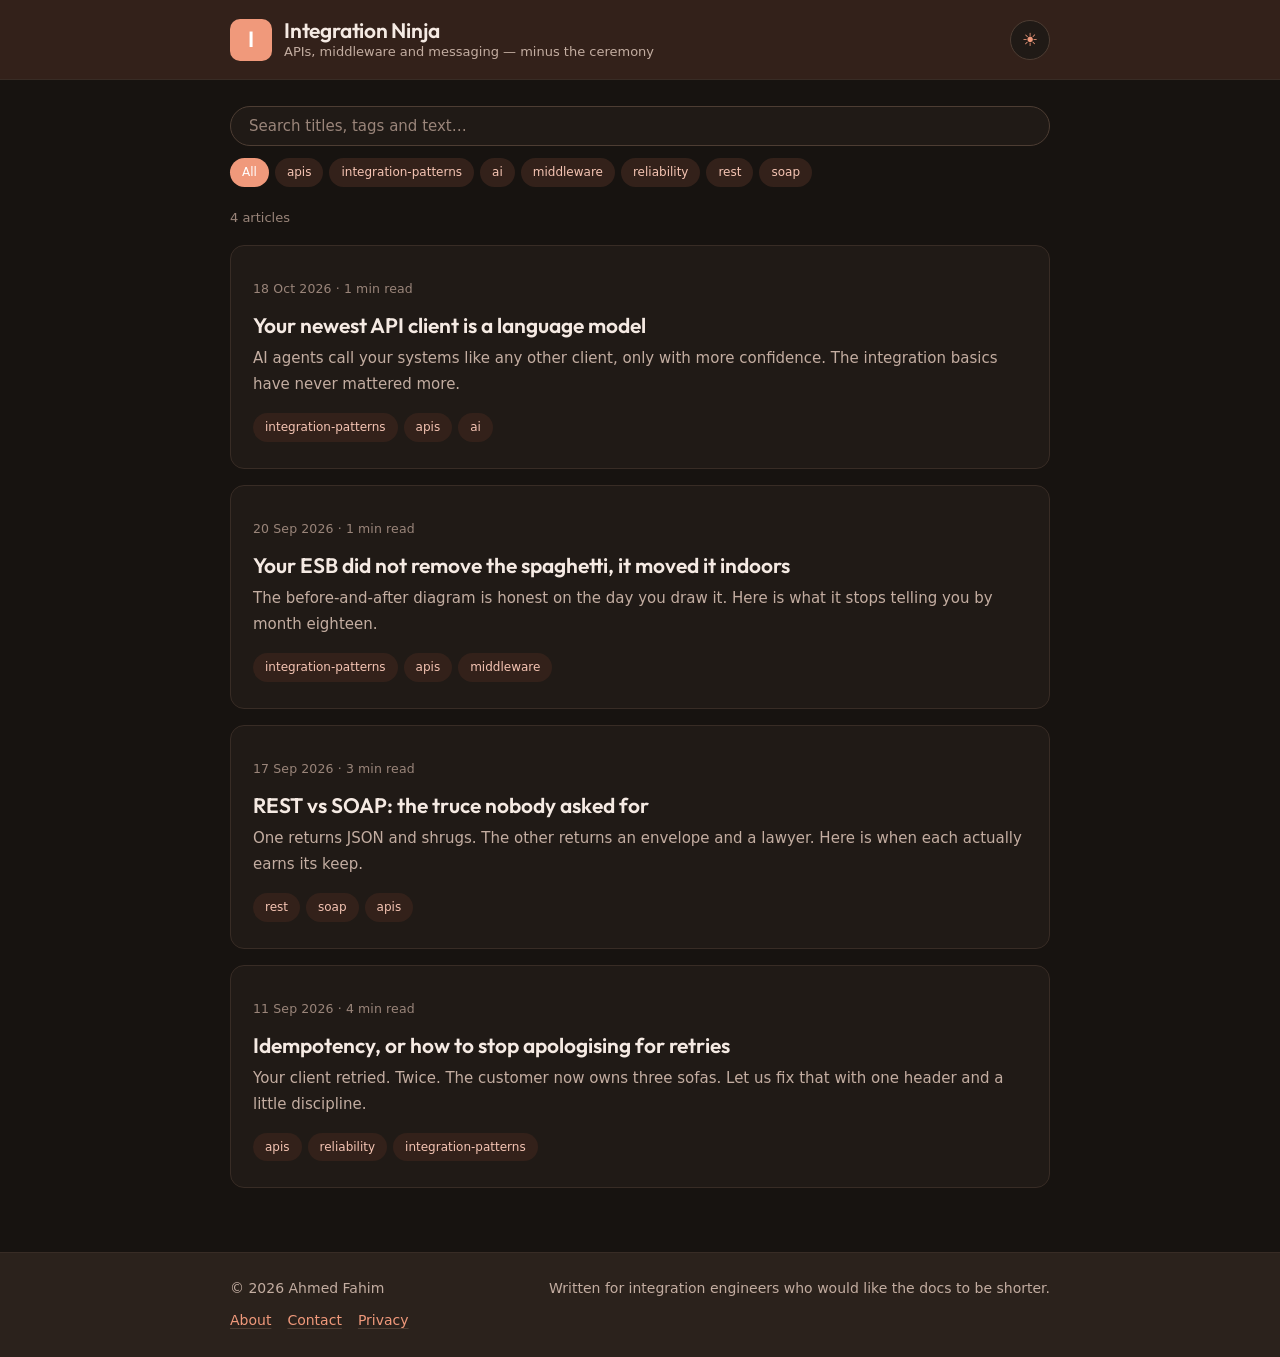
<file: index.html>
<!DOCTYPE html>
<html lang="en" data-theme="light">
<head>
<meta charset="utf-8">
<meta name="viewport" content="width=device-width, initial-scale=1">
<title>Integration Ninja</title>
<meta name="description" content="APIs, middleware and messaging explained simply, for integration engineers.">
<!-- Render-blocking on purpose: the theme is resolved before paint, so the page
     never flashes the wrong colours. If either file fails to load, the
     data-theme="light" already on <html> stands. -->
<script src="assets/js/config.js"></script>
<script src="assets/js/lib/theme.js"></script>
<link rel="preconnect" href="https://fonts.googleapis.com">
<link rel="preconnect" href="https://fonts.gstatic.com" crossorigin>
<link rel="stylesheet" href="https://fonts.googleapis.com/css2?family=Outfit:wght@500;600&display=swap">
<link rel="stylesheet" href="assets/css/main.css">
</head>
<body>

<a class="skip-link" href="#main">Skip to content</a>

<header class="site-header">
  <div class="site-header__inner shell">
    <a class="brand" href="index.html">
      <span class="brand__mark" aria-hidden="true">I</span>
      <span>
        <span class="brand__title">Integration Ninja</span>
        <span class="brand__tagline"></span>
      </span>
    </a>
    <button type="button" class="theme-toggle" aria-label="Switch theme">☾</button>
  </div>
</header>

<main id="main" class="shell">
  <h1 class="visually-hidden">Articles</h1>

  <div class="filters">
    <form class="search" role="search">
      <label class="visually-hidden" for="q">Search articles</label>
      <input type="search" id="q" class="search__input" placeholder="Search titles, tags and text…" autocomplete="off">
      <button type="button" id="q-clear" class="search__clear" aria-label="Clear search" hidden>×</button>
    </form>
    <div id="tagbar" class="tagbar"></div>
  </div>

  <p id="result-count" class="result-count" aria-live="polite"></p>

  <ul id="feed" class="feed">
    <li class="state">Loading articles…</li>
  </ul>

  <nav id="pager" class="pager" aria-label="Pagination"></nav>
</main>

<footer class="site-footer">
  <div class="site-footer__inner shell">
    <span>© <span class="footer-year"></span> <span class="footer-author"></span></span>
    <span>Written for integration engineers who would like the docs to be shorter.</span>
    <nav class="site-footer__nav" aria-label="Site">
      <a href="about.html">About</a>
      <a href="contact.html">Contact</a>
      <a href="privacy.html">Privacy</a>
    </nav>
  </div>
</footer>

<script src="https://cdnjs.cloudflare.com/ajax/libs/jquery/3.7.1/jquery.min.js" integrity="sha512-v2CJ7UaYy4JwqLDIrZUI/4hqeoQieOmAZNXBeQyjo21dadnwR+8ZaIJVT8EE2iyI61OV8e6M8PP2/4hpQINQ/g==" crossorigin="anonymous" referrerpolicy="no-referrer"></script>
<script src="assets/js/lib/frontmatter.js"></script>
<script src="assets/js/lib/format.js"></script>
<script src="assets/js/lib/store.js"></script>
<script src="assets/js/lib/search.js"></script>
<script src="assets/js/ui.js"></script>
<script src="assets/js/home.js"></script>

</body>
</html>
</file>
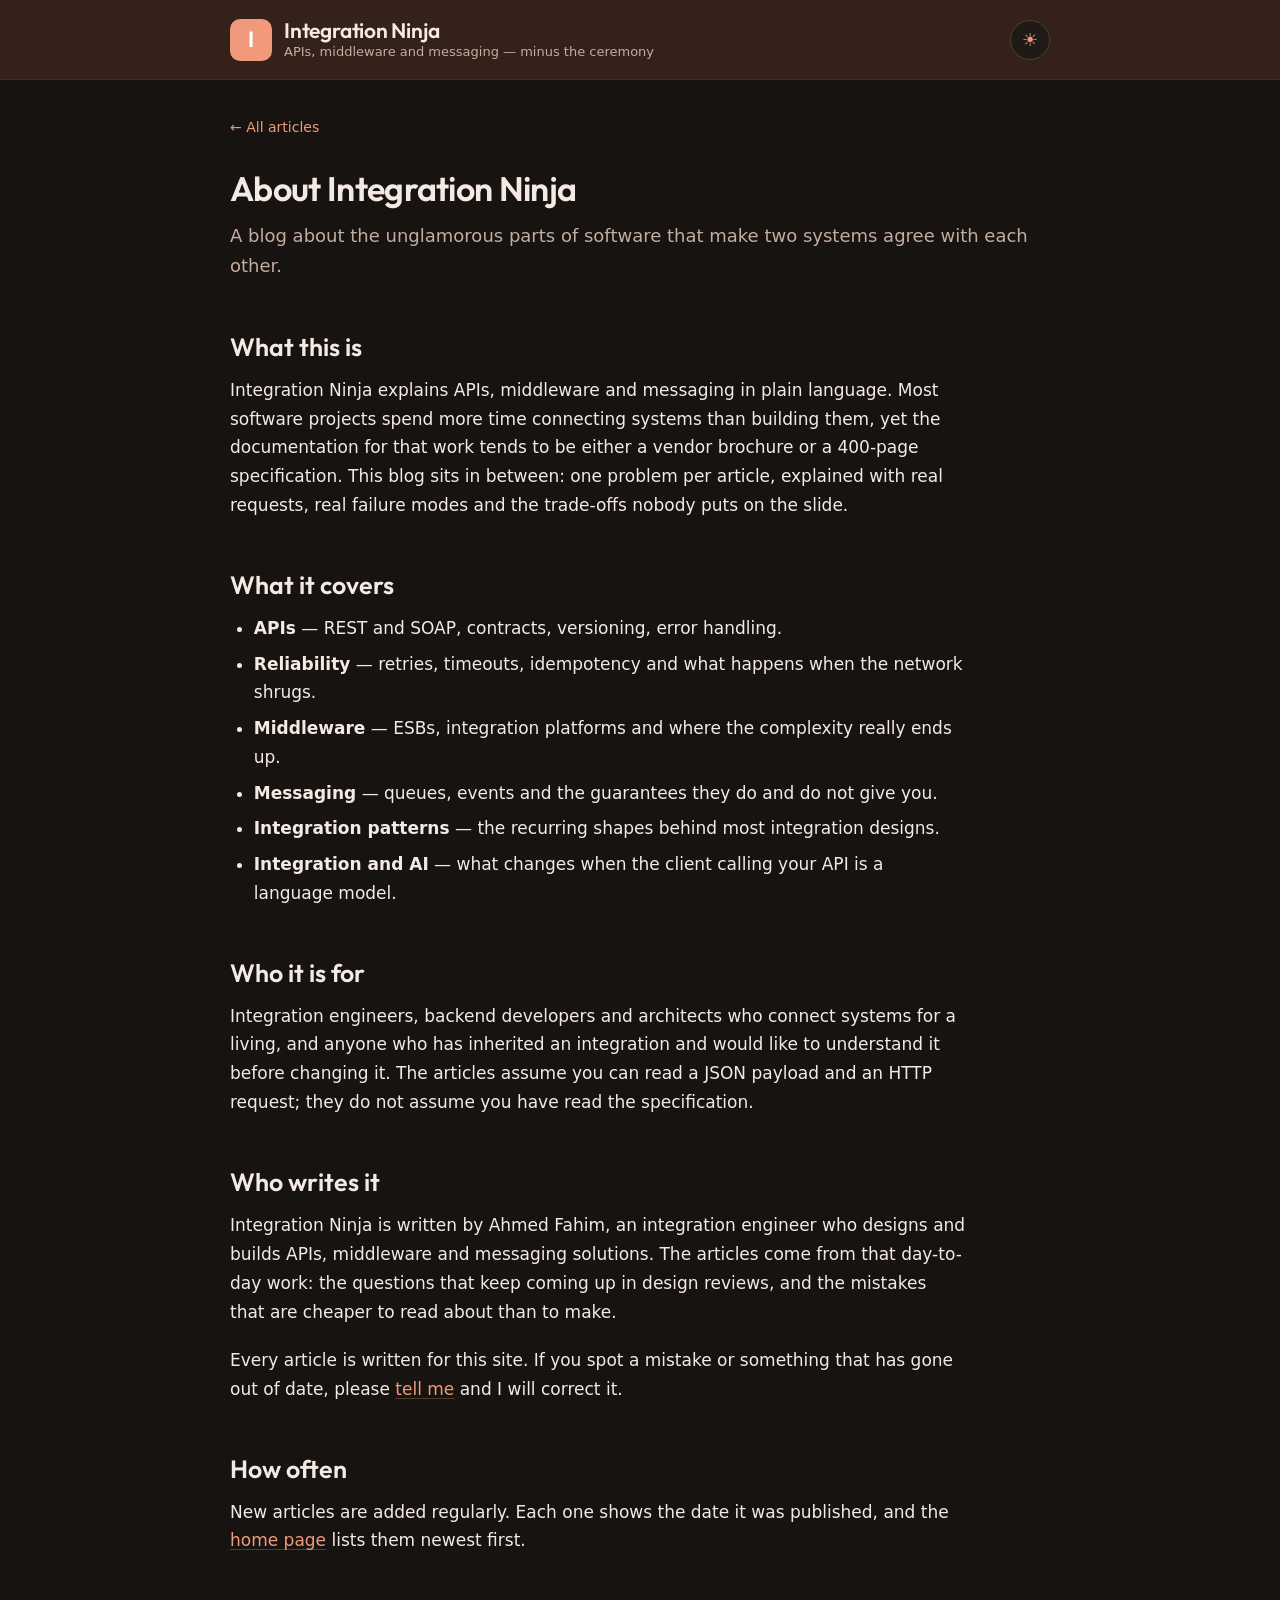
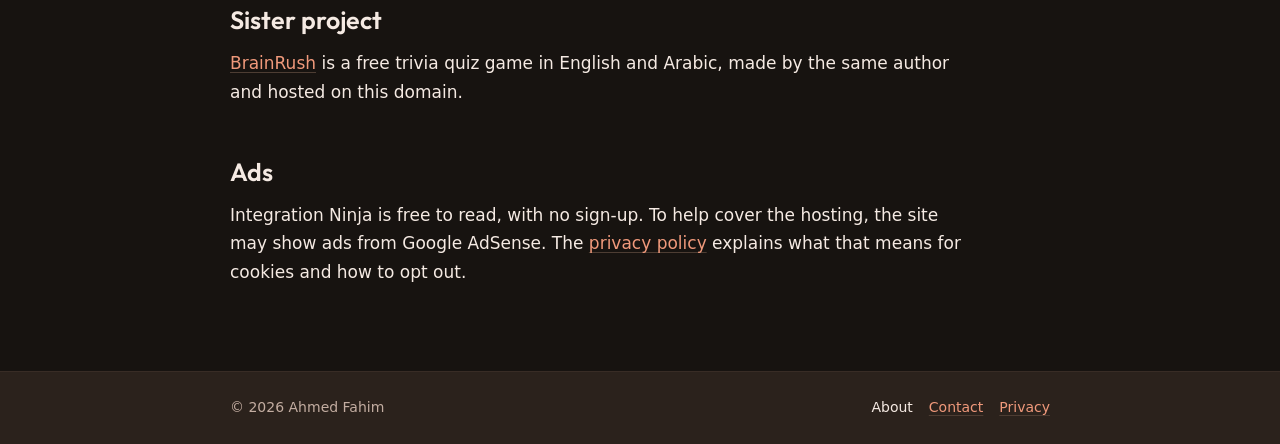
<file: about.html>
<!DOCTYPE html>
<html lang="en" data-theme="light">
<head>
<meta charset="utf-8">
<meta name="viewport" content="width=device-width, initial-scale=1">
<title>About · Integration Ninja</title>
<meta name="description" content="Who writes Integration Ninja, who it is for, and what it covers: APIs, middleware, messaging and integration patterns.">
<!-- Render-blocking on purpose: the theme is resolved before paint, so the page
     never flashes the wrong colours. If either file fails to load, the
     data-theme="light" already on <html> stands. -->
<script src="assets/js/config.js"></script>
<script src="assets/js/lib/theme.js"></script>
<link rel="preconnect" href="https://fonts.googleapis.com">
<link rel="preconnect" href="https://fonts.gstatic.com" crossorigin>
<link rel="stylesheet" href="https://fonts.googleapis.com/css2?family=Outfit:wght@500;600&display=swap">
<link rel="stylesheet" href="assets/css/main.css">
</head>
<body>

<a class="skip-link" href="#main">Skip to content</a>

<header class="site-header">
  <div class="site-header__inner shell">
    <a class="brand" href="index.html">
      <span class="brand__mark" aria-hidden="true">I</span>
      <span>
        <span class="brand__title">Integration Ninja</span>
        <span class="brand__tagline"></span>
      </span>
    </a>
    <button type="button" class="theme-toggle" aria-label="Switch theme">☾</button>
  </div>
</header>

<main id="main" class="shell">
  <article class="article">
    <a class="back-link" href="index.html">← All articles</a>
    <header class="article__header">
      <h1 class="article__title">About Integration Ninja</h1>
      <p class="article__summary">A blog about the unglamorous parts of software that make two systems agree with each other.</p>
    </header>

    <div class="prose">
      <h2>What this is</h2>
      <p>Integration Ninja explains APIs, middleware and messaging in plain language. Most software
        projects spend more time connecting systems than building them, yet the documentation for that
        work tends to be either a vendor brochure or a 400-page specification. This blog sits in between:
        one problem per article, explained with real requests, real failure modes and the trade-offs
        nobody puts on the slide.</p>

      <h2>What it covers</h2>
      <ul>
        <li><strong>APIs</strong> — REST and SOAP, contracts, versioning, error handling.</li>
        <li><strong>Reliability</strong> — retries, timeouts, idempotency and what happens when the network shrugs.</li>
        <li><strong>Middleware</strong> — ESBs, integration platforms and where the complexity really ends up.</li>
        <li><strong>Messaging</strong> — queues, events and the guarantees they do and do not give you.</li>
        <li><strong>Integration patterns</strong> — the recurring shapes behind most integration designs.</li>
        <li><strong>Integration and AI</strong> — what changes when the client calling your API is a language model.</li>
      </ul>

      <h2>Who it is for</h2>
      <p>Integration engineers, backend developers and architects who connect systems for a living, and
        anyone who has inherited an integration and would like to understand it before changing it. The
        articles assume you can read a JSON payload and an HTTP request; they do not assume you have read
        the specification.</p>

      <h2>Who writes it</h2>
      <p>Integration Ninja is written by Ahmed Fahim, an integration engineer who designs and builds APIs,
        middleware and messaging solutions. The articles come from that day-to-day work: the questions that
        keep coming up in design reviews, and the mistakes that are cheaper to read about than to make.</p>
      <p>Every article is written for this site. If you spot a mistake or something that has gone out of
        date, please <a href="contact.html">tell me</a> and I will correct it.</p>

      <h2>How often</h2>
      <p>New articles are added regularly. Each one shows the date it was published, and the
        <a href="index.html">home page</a> lists them newest first.</p>

      <h2>Sister project</h2>
      <p><a href="https://brainrush.integration.ninja/">BrainRush</a> is a free trivia quiz game in English
        and Arabic, made by the same author and hosted on this domain.</p>

      <h2>Ads</h2>
      <p>Integration Ninja is free to read, with no sign-up. To help cover the hosting, the site may show
        ads from Google AdSense. The <a href="privacy.html">privacy policy</a> explains what that means for
        cookies and how to opt out.</p>
    </div>
  </article>
</main>

<footer class="site-footer">
  <div class="site-footer__inner shell">
    <span>© <span class="footer-year"></span> <span class="footer-author"></span></span>
    <nav class="site-footer__nav" aria-label="Site">
      <a href="about.html" aria-current="page">About</a>
      <a href="contact.html">Contact</a>
      <a href="privacy.html">Privacy</a>
    </nav>
  </div>
</footer>

<script src="https://cdnjs.cloudflare.com/ajax/libs/jquery/3.7.1/jquery.min.js" integrity="sha512-v2CJ7UaYy4JwqLDIrZUI/4hqeoQieOmAZNXBeQyjo21dadnwR+8ZaIJVT8EE2iyI61OV8e6M8PP2/4hpQINQ/g==" crossorigin="anonymous" referrerpolicy="no-referrer"></script>
<script src="assets/js/ui.js"></script>

</body>
</html>
</file>
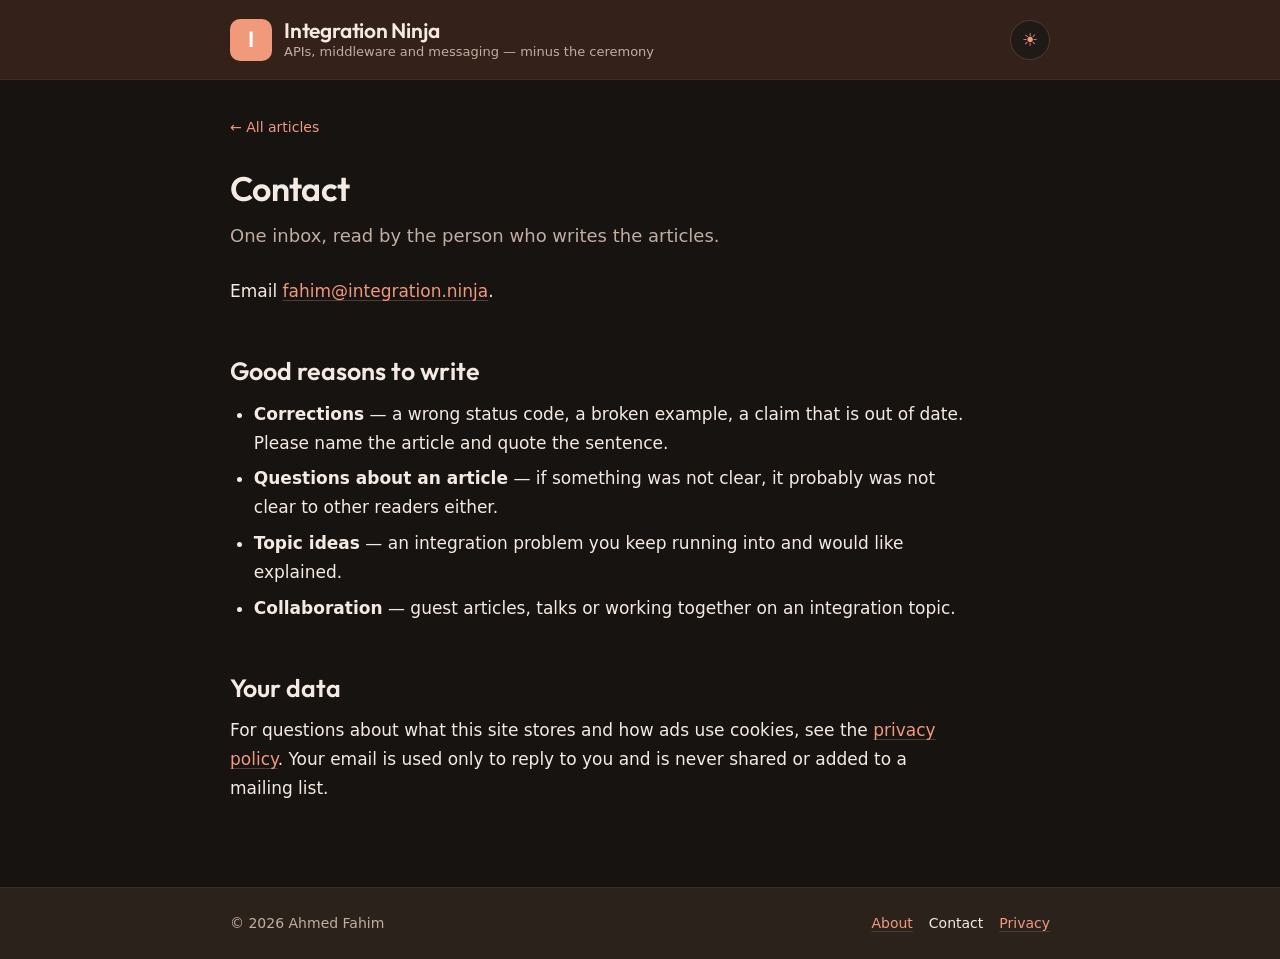
<file: contact.html>
<!DOCTYPE html>
<html lang="en" data-theme="light">
<head>
<meta charset="utf-8">
<meta name="viewport" content="width=device-width, initial-scale=1">
<title>Contact · Integration Ninja</title>
<meta name="description" content="How to reach Integration Ninja: corrections, questions about an article, topic ideas and collaboration.">
<!-- Render-blocking on purpose: the theme is resolved before paint, so the page
     never flashes the wrong colours. If either file fails to load, the
     data-theme="light" already on <html> stands. -->
<script src="assets/js/config.js"></script>
<script src="assets/js/lib/theme.js"></script>
<link rel="preconnect" href="https://fonts.googleapis.com">
<link rel="preconnect" href="https://fonts.gstatic.com" crossorigin>
<link rel="stylesheet" href="https://fonts.googleapis.com/css2?family=Outfit:wght@500;600&display=swap">
<link rel="stylesheet" href="assets/css/main.css">
</head>
<body>

<a class="skip-link" href="#main">Skip to content</a>

<header class="site-header">
  <div class="site-header__inner shell">
    <a class="brand" href="index.html">
      <span class="brand__mark" aria-hidden="true">I</span>
      <span>
        <span class="brand__title">Integration Ninja</span>
        <span class="brand__tagline"></span>
      </span>
    </a>
    <button type="button" class="theme-toggle" aria-label="Switch theme">☾</button>
  </div>
</header>

<main id="main" class="shell">
  <article class="article">
    <a class="back-link" href="index.html">← All articles</a>
    <header class="article__header">
      <h1 class="article__title">Contact</h1>
      <p class="article__summary">One inbox, read by the person who writes the articles.</p>
    </header>

    <div class="prose">
      <p>Email <a href="mailto:fahim@integration.ninja">fahim@integration.ninja</a>.</p>

      <h2>Good reasons to write</h2>
      <ul>
        <li><strong>Corrections</strong> — a wrong status code, a broken example, a claim that is out of date.
          Please name the article and quote the sentence.</li>
        <li><strong>Questions about an article</strong> — if something was not clear, it probably was not
          clear to other readers either.</li>
        <li><strong>Topic ideas</strong> — an integration problem you keep running into and would like
          explained.</li>
        <li><strong>Collaboration</strong> — guest articles, talks or working together on an
          integration topic.</li>
      </ul>

      <h2>Your data</h2>
      <p>For questions about what this site stores and how ads use cookies, see the
        <a href="privacy.html">privacy policy</a>. Your email is used only to reply to you and is never
        shared or added to a mailing list.</p>
    </div>
  </article>
</main>

<footer class="site-footer">
  <div class="site-footer__inner shell">
    <span>© <span class="footer-year"></span> <span class="footer-author"></span></span>
    <nav class="site-footer__nav" aria-label="Site">
      <a href="about.html">About</a>
      <a href="contact.html" aria-current="page">Contact</a>
      <a href="privacy.html">Privacy</a>
    </nav>
  </div>
</footer>

<script src="https://cdnjs.cloudflare.com/ajax/libs/jquery/3.7.1/jquery.min.js" integrity="sha512-v2CJ7UaYy4JwqLDIrZUI/4hqeoQieOmAZNXBeQyjo21dadnwR+8ZaIJVT8EE2iyI61OV8e6M8PP2/4hpQINQ/g==" crossorigin="anonymous" referrerpolicy="no-referrer"></script>
<script src="assets/js/ui.js"></script>

</body>
</html>
</file>
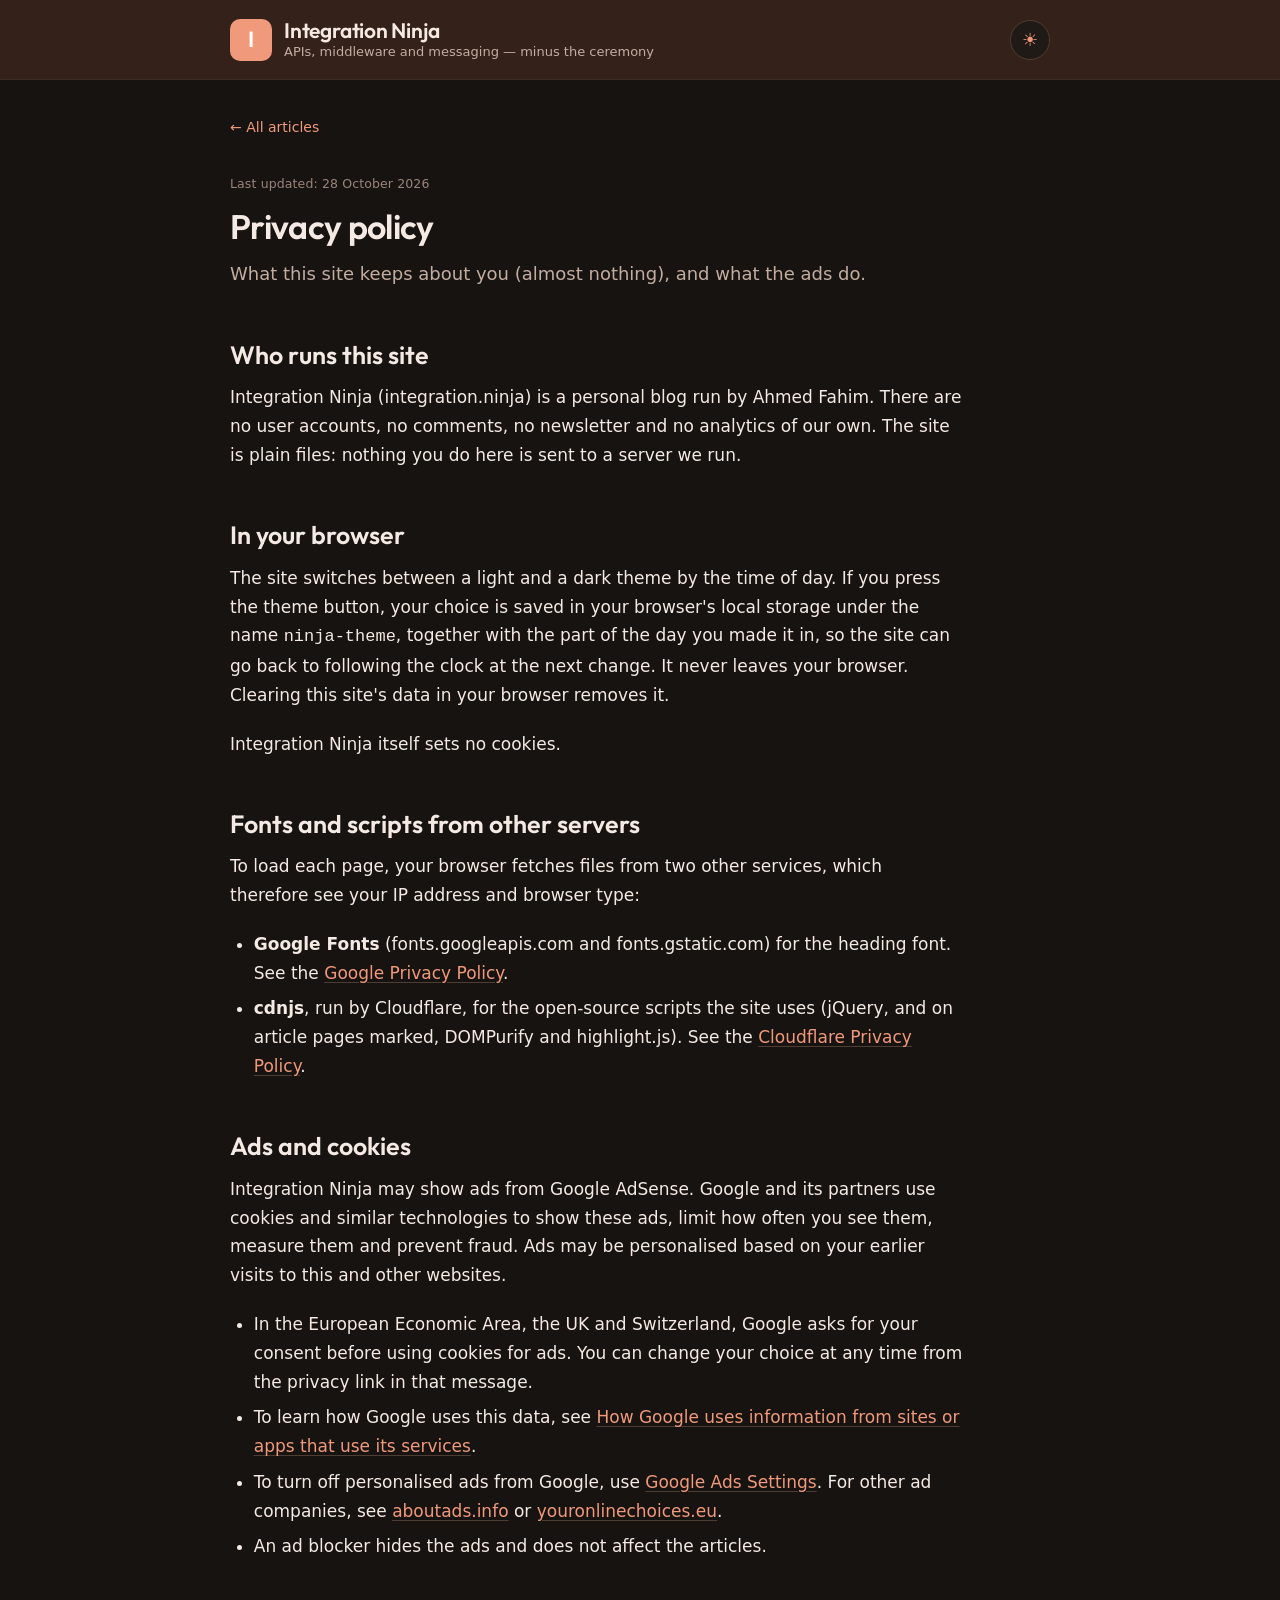
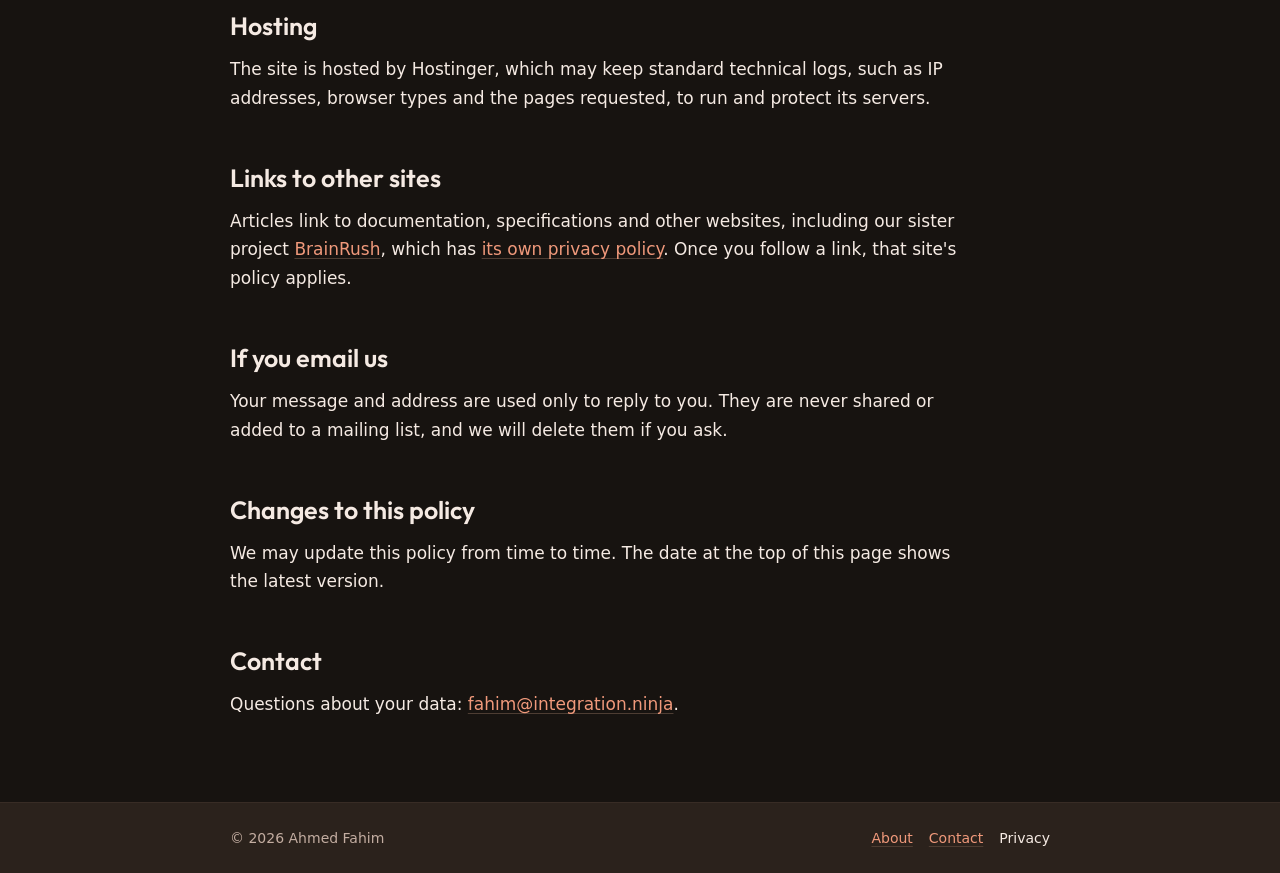
<file: privacy.html>
<!DOCTYPE html>
<html lang="en" data-theme="light">
<head>
<meta charset="utf-8">
<meta name="viewport" content="width=device-width, initial-scale=1">
<title>Privacy policy · Integration Ninja</title>
<meta name="description" content="What Integration Ninja stores, which third parties your browser talks to, and how Google AdSense uses cookies.">
<!-- Render-blocking on purpose: the theme is resolved before paint, so the page
     never flashes the wrong colours. If either file fails to load, the
     data-theme="light" already on <html> stands. -->
<script src="assets/js/config.js"></script>
<script src="assets/js/lib/theme.js"></script>
<link rel="preconnect" href="https://fonts.googleapis.com">
<link rel="preconnect" href="https://fonts.gstatic.com" crossorigin>
<link rel="stylesheet" href="https://fonts.googleapis.com/css2?family=Outfit:wght@500;600&display=swap">
<link rel="stylesheet" href="assets/css/main.css">
</head>
<body>

<a class="skip-link" href="#main">Skip to content</a>

<header class="site-header">
  <div class="site-header__inner shell">
    <a class="brand" href="index.html">
      <span class="brand__mark" aria-hidden="true">I</span>
      <span>
        <span class="brand__title">Integration Ninja</span>
        <span class="brand__tagline"></span>
      </span>
    </a>
    <button type="button" class="theme-toggle" aria-label="Switch theme">☾</button>
  </div>
</header>

<main id="main" class="shell">
  <article class="article">
    <a class="back-link" href="index.html">← All articles</a>
    <header class="article__header">
      <p class="meta">Last updated: 28 October 2026</p>
      <h1 class="article__title">Privacy policy</h1>
      <p class="article__summary">What this site keeps about you (almost nothing), and what the ads do.</p>
    </header>

    <div class="prose">
      <h2>Who runs this site</h2>
      <p>Integration Ninja (integration.ninja) is a personal blog run by Ahmed Fahim. There are no user
        accounts, no comments, no newsletter and no analytics of our own. The site is plain files: nothing
        you do here is sent to a server we run.</p>

      <h2>In your browser</h2>
      <p>The site switches between a light and a dark theme by the time of day. If you press the theme
        button, your choice is saved in your browser's local storage under the name
        <code>ninja-theme</code>, together with the part of the day you made it in, so the site can go back
        to following the clock at the next change. It never leaves your browser. Clearing this site's data
        in your browser removes it.</p>
      <p>Integration Ninja itself sets no cookies.</p>

      <h2>Fonts and scripts from other servers</h2>
      <p>To load each page, your browser fetches files from two other services, which therefore see your
        IP address and browser type:</p>
      <ul>
        <li><strong>Google Fonts</strong> (fonts.googleapis.com and fonts.gstatic.com) for the heading
          font. See the <a href="https://policies.google.com/privacy" rel="noopener">Google Privacy
          Policy</a>.</li>
        <li><strong>cdnjs</strong>, run by Cloudflare, for the open-source scripts the site uses (jQuery,
          and on article pages marked, DOMPurify and highlight.js). See the
          <a href="https://www.cloudflare.com/privacypolicy/" rel="noopener">Cloudflare Privacy
          Policy</a>.</li>
      </ul>

      <h2>Ads and cookies</h2>
      <p>Integration Ninja may show ads from Google AdSense. Google and its partners use cookies and similar
        technologies to show these ads, limit how often you see them, measure them and prevent fraud. Ads
        may be personalised based on your earlier visits to this and other websites.</p>
      <ul>
        <li>In the European Economic Area, the UK and Switzerland, Google asks for your consent before
          using cookies for ads. You can change your choice at any time from the privacy link in that
          message.</li>
        <li>To learn how Google uses this data, see
          <a href="https://policies.google.com/technologies/partner-sites" rel="noopener">How Google uses
          information from sites or apps that use its services</a>.</li>
        <li>To turn off personalised ads from Google, use
          <a href="https://adssettings.google.com/" rel="noopener">Google Ads Settings</a>. For other ad
          companies, see <a href="https://www.aboutads.info/choices/" rel="noopener">aboutads.info</a> or
          <a href="https://www.youronlinechoices.eu/" rel="noopener">youronlinechoices.eu</a>.</li>
        <li>An ad blocker hides the ads and does not affect the articles.</li>
      </ul>

      <h2>Hosting</h2>
      <p>The site is hosted by Hostinger, which may keep standard technical logs, such as IP addresses,
        browser types and the pages requested, to run and protect its servers.</p>

      <h2>Links to other sites</h2>
      <p>Articles link to documentation, specifications and other websites, including our sister project
        <a href="https://brainrush.integration.ninja/">BrainRush</a>, which has
        <a href="https://brainrush.integration.ninja/privacy.html">its own privacy policy</a>. Once you
        follow a link, that site's policy applies.</p>

      <h2>If you email us</h2>
      <p>Your message and address are used only to reply to you. They are never shared or added to a
        mailing list, and we will delete them if you ask.</p>

      <h2>Changes to this policy</h2>
      <p>We may update this policy from time to time. The date at the top of this page shows the latest
        version.</p>

      <h2>Contact</h2>
      <p>Questions about your data: <a href="mailto:fahim@integration.ninja">fahim@integration.ninja</a>.</p>
    </div>
  </article>
</main>

<footer class="site-footer">
  <div class="site-footer__inner shell">
    <span>© <span class="footer-year"></span> <span class="footer-author"></span></span>
    <nav class="site-footer__nav" aria-label="Site">
      <a href="about.html">About</a>
      <a href="contact.html">Contact</a>
      <a href="privacy.html" aria-current="page">Privacy</a>
    </nav>
  </div>
</footer>

<script src="https://cdnjs.cloudflare.com/ajax/libs/jquery/3.7.1/jquery.min.js" integrity="sha512-v2CJ7UaYy4JwqLDIrZUI/4hqeoQieOmAZNXBeQyjo21dadnwR+8ZaIJVT8EE2iyI61OV8e6M8PP2/4hpQINQ/g==" crossorigin="anonymous" referrerpolicy="no-referrer"></script>
<script src="assets/js/ui.js"></script>

</body>
</html>
</file>
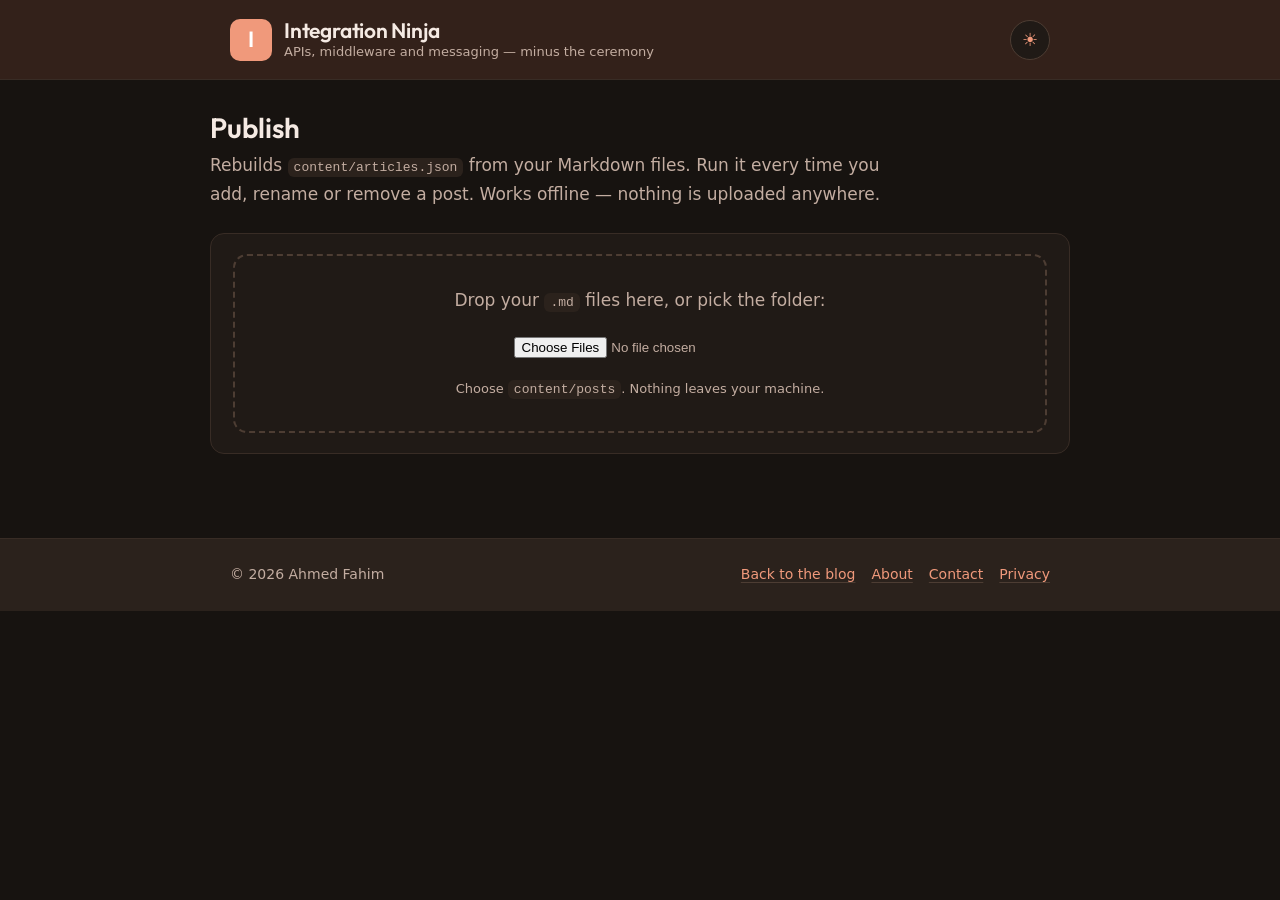
<file: tools/publish.html>
<!DOCTYPE html>
<html lang="en" data-theme="light">
<head>
<meta charset="utf-8">
<meta name="viewport" content="width=device-width, initial-scale=1">
<title>Publish · Integration Ninja</title>
<!-- Render-blocking on purpose: the theme is resolved before paint, so the page
     never flashes the wrong colours. -->
<script src="../assets/js/config.js"></script>
<script src="../assets/js/lib/theme.js"></script>
<link rel="preconnect" href="https://fonts.googleapis.com">
<link rel="preconnect" href="https://fonts.gstatic.com" crossorigin>
<link rel="stylesheet" href="https://fonts.googleapis.com/css2?family=Outfit:wght@500;600&display=swap">
<link rel="stylesheet" href="../assets/css/main.css">
<style>
  .tool { padding: 30px 0 10px; }
  .tool h1 { font-size: 28px; margin-bottom: 6px; }
  .lede { color: var(--text-soft); max-width: 62ch; margin: 0 0 24px; }
  .panel {
    background: var(--surface);
    border: 1px solid var(--border);
    border-radius: var(--radius);
    padding: 20px 22px;
    margin-bottom: 18px;
  }
  .drop {
    border: 2px dashed var(--border-strong);
    border-radius: var(--radius);
    padding: 30px 20px;
    text-align: center;
    color: var(--text-soft);
  }
  .drop.is-over { border-color: var(--accent); background: var(--accent-wash); }
  .btn {
    font-family: var(--font-body);
    font-size: 15px;
    font-weight: 500;
    padding: 10px 20px;
    border-radius: 999px;
    border: 1px solid var(--accent);
    background: var(--accent);
    color: #fff;
    cursor: pointer;
  }
  .btn:hover { background: var(--accent-hover); border-color: var(--accent-hover); }
  .btn[disabled] { opacity: 0.45; cursor: not-allowed; }
  .btn--ghost { background: transparent; color: var(--accent); }
  .btn--ghost:hover { background: var(--accent-wash); color: var(--accent); }
  table.results { width: 100%; border-collapse: collapse; font-size: 14px; }
  table.results th, table.results td {
    text-align: left;
    padding: 9px 10px;
    border-bottom: 1px solid var(--border);
  }
  table.results th { color: var(--text-muted); font-weight: 500; font-size: 12.5px; }
  .warn { color: #b5451f; font-size: 13px; }
  [data-theme='dark'] .warn { color: #f0997b; }
  .steps { color: var(--text-soft); font-size: 15px; padding-left: 1.2em; }
  .steps li { margin-bottom: 6px; }
  code { font-family: var(--font-mono); font-size: 13px; background: var(--surface-alt); padding: 2px 6px; border-radius: 6px; }
</style>
</head>
<body>

<header class="site-header">
  <div class="site-header__inner shell">
    <a class="brand" href="../index.html">
      <span class="brand__mark" aria-hidden="true">I</span>
      <span>
        <span class="brand__title">Integration Ninja</span>
        <span class="brand__tagline"></span>
      </span>
    </a>
    <button type="button" class="theme-toggle" aria-label="Switch theme">☾</button>
  </div>
</header>

<main class="shell tool">
  <h1>Publish</h1>
  <p class="lede">
    Rebuilds <code>content/articles.json</code> from your Markdown files. Run it every time you add,
    rename or remove a post. Works offline — nothing is uploaded anywhere.
  </p>

  <div class="panel">
    <div class="drop" id="drop">
      <p style="margin-top:0">Drop your <code>.md</code> files here, or pick the folder:</p>
      <p>
        <input type="file" id="folder" webkitdirectory directory multiple accept=".md">
      </p>
      <p style="font-size:13px;margin-bottom:0">Choose <code>content/posts</code>. Nothing leaves your machine.</p>
    </div>
  </div>

  <div class="panel" id="results-panel" hidden>
    <div style="display:flex;align-items:center;justify-content:space-between;gap:12px;flex-wrap:wrap;margin-bottom:12px">
      <strong id="summary"></strong>
      <button type="button" class="btn" id="download">Download articles.json</button>
    </div>
    <table class="results">
      <thead><tr><th>Title</th><th>Slug</th><th>Date</th><th>Read</th><th>State</th></tr></thead>
      <tbody id="rows"></tbody>
    </table>
  </div>

  <div class="panel" id="next-panel" hidden>
    <strong>Next</strong>
    <ol class="steps">
      <li>Save the downloaded file over <code>content/articles.json</code>.</li>
      <li>Reload the blog through Live Server to check it.</li>
      <li>Upload <code>content/</code> to Hostinger when you are happy.</li>
    </ol>
  </div>
</main>

<footer class="site-footer">
  <div class="site-footer__inner shell">
    <span>© <span class="footer-year"></span> <span class="footer-author"></span></span>
    <nav class="site-footer__nav" aria-label="Site">
      <a href="../index.html">Back to the blog</a>
      <a href="../about.html">About</a>
      <a href="../contact.html">Contact</a>
      <a href="../privacy.html">Privacy</a>
    </nav>
  </div>
</footer>

<script src="https://cdnjs.cloudflare.com/ajax/libs/jquery/3.7.1/jquery.min.js" integrity="sha512-v2CJ7UaYy4JwqLDIrZUI/4hqeoQieOmAZNXBeQyjo21dadnwR+8ZaIJVT8EE2iyI61OV8e6M8PP2/4hpQINQ/g==" crossorigin="anonymous" referrerpolicy="no-referrer"></script>
<script src="../assets/js/lib/frontmatter.js"></script>
<script src="../assets/js/lib/format.js"></script>
<script src="../assets/js/ui.js"></script>
<script>
(function ($) {
  'use strict';

  var index = null;

  function readFile(file) {
    return new Promise(function (resolve, reject) {
      var reader = new FileReader();
      reader.onload = function () {
        resolve({ name: file.name, text: String(reader.result) });
      };
      reader.onerror = function () { reject(reader.error); };
      reader.readAsText(file);
    });
  }

  function markdownOnly(files) {
    return Array.prototype.filter.call(files, function (file) {
      return /\.md$/i.test(file.name);
    });
  }

  function byDateDesc(a, b) {
    return String(b.date || '').localeCompare(String(a.date || ''));
  }

  function render(entries) {
    var $rows = $('#rows').empty();
    var duplicates = {};
    var problems = 0;

    entries.forEach(function (entry) {
      duplicates[entry.slug] = (duplicates[entry.slug] || 0) + 1;
    });

    entries.forEach(function (entry) {
      var issues = [];
      if (!entry.date) issues.push('no date');
      if (duplicates[entry.slug] > 1) issues.push('duplicate slug');
      if (entry.title === 'Untitled') issues.push('no title');
      if (issues.length) problems += 1;

      var $row = $('<tr></tr>');
      $('<td></td>').text(entry.title).appendTo($row);
      $('<td></td>').append($('<code></code>').text(entry.slug)).appendTo($row);
      $('<td></td>').text(window.Fmt.date(entry.date) || '—').appendTo($row);
      $('<td></td>').text(entry.readingTime + ' min').appendTo($row);
      $('<td></td>')
        .addClass(issues.length ? 'warn' : '')
        .text(issues.length ? issues.join(', ') : entry.draft ? 'draft' : 'published')
        .appendTo($row);
      $rows.append($row);
    });

    var published = entries.filter(function (entry) { return !entry.draft; }).length;
    $('#summary').text(
      entries.length + ' file' + (entries.length === 1 ? '' : 's') + ' · ' +
      published + ' published · ' + (entries.length - published) + ' draft' +
      (problems ? ' · ' + problems + ' need attention' : '')
    );

    $('#results-panel, #next-panel').prop('hidden', false);
  }

  function build(files) {
    var markdown = markdownOnly(files);

    if (!markdown.length) {
      $('#summary').text('No .md files found in that selection.');
      $('#rows').empty();
      $('#results-panel').prop('hidden', false);
      $('#next-panel').prop('hidden', true);
      return;
    }

    Promise.all(markdown.map(readFile)).then(function (loaded) {
      var entries = loaded
        .map(function (item) { return window.Frontmatter.buildEntry(item.text, item.name); })
        .sort(byDateDesc);

      index = { generated: new Date().toISOString(), posts: entries };
      render(entries);
    });
  }

  $(function () {
    $('#folder').on('change', function () { build(this.files); });

    $('#drop')
      .on('dragover', function (event) {
        event.preventDefault();
        $(this).addClass('is-over');
      })
      .on('dragleave drop', function () { $(this).removeClass('is-over'); })
      .on('drop', function (event) {
        event.preventDefault();
        build(event.originalEvent.dataTransfer.files);
      });

    $('#download').on('click', function () {
      if (!index) return;
      var blob = new Blob([JSON.stringify(index, null, 2)], { type: 'application/json' });
      var url = URL.createObjectURL(blob);
      var link = document.createElement('a');
      link.href = url;
      link.download = 'articles.json';
      document.body.appendChild(link);
      link.click();
      document.body.removeChild(link);
      URL.revokeObjectURL(url);
    });
  });
})(jQuery);
</script>

</body>
</html>
</file>
<file: assets/css/main.css>
/* Integration Ninja — design system.
   Warm, rounded and friendly. Two themes; every colour is a variable so dark
   mode is a single block of overrides rather than scattered exceptions. */

:root {
  --page: #fff8f3;
  --surface: #ffffff;
  --surface-alt: #fdeee6;
  --text: #2b211c;
  --text-soft: #6e5b51;
  --text-muted: #9a857a;
  --border: #f0ddd1;
  --border-strong: #e3c6b5;
  --accent: #d85a30;
  --accent-ink: #4a1b0c;
  --accent-wash: #faece7;
  --accent-hover: #b8441f;
  --ring: rgba(216, 90, 48, 0.35);

  --mark-bg: #ffe6a8;
  --mark-ink: #412402;

  --font-display: 'Outfit', 'Segoe UI', system-ui, sans-serif;
  --font-body: 'Segoe UI', system-ui, -apple-system, 'Helvetica Neue', sans-serif;
  --font-mono: ui-monospace, 'Cascadia Mono', Consolas, 'Courier New', monospace;

  --radius-sm: 10px;
  --radius: 14px;
  --radius-lg: 20px;
  --measure: 68ch;
  --shell: 860px;
  /* The article page only: wide enough for the reading column plus a TOC rail. */
  --shell-wide: 1160px;
  --toc-width: 240px;
}

[data-theme='dark'] {
  --page: #171310;
  --surface: #201a16;
  --surface-alt: #2b221c;
  --text: #f5eae3;
  --text-soft: #c3ada1;
  --text-muted: #9a857a;
  --border: #382c25;
  --border-strong: #4d3d33;
  --accent: #f0997b;
  --accent-ink: #f5c4b3;
  --accent-wash: #33211a;
  --accent-hover: #f5c4b3;
  --ring: rgba(240, 153, 123, 0.4);

  --mark-bg: #7a5410;
  --mark-ink: #fbe8c2;
}

*,
*::before,
*::after { box-sizing: border-box; }

html { -webkit-text-size-adjust: 100%; }

/* The feed and the pager are hidden with the attribute rather than removed, so
   a filtered-to-nothing list can come back. Their own display rules would
   otherwise win. */
[hidden] { display: none !important; }

body {
  margin: 0;
  background: var(--page);
  color: var(--text);
  font-family: var(--font-body);
  font-size: 17px;
  line-height: 1.7;
}

h1, h2, h3, h4 {
  font-family: var(--font-display);
  font-weight: 600;
  line-height: 1.25;
  color: var(--text);
  margin: 0;
}

a {
  color: var(--accent);
  text-decoration-color: var(--border-strong);
  text-underline-offset: 3px;
}

a:hover { color: var(--accent-hover); }

img { max-width: 100%; height: auto; }

:focus-visible {
  outline: 2px solid var(--accent);
  outline-offset: 2px;
  border-radius: 4px;
}

.skip-link {
  position: absolute;
  left: -9999px;
  top: 0;
  background: var(--accent);
  color: #fff;
  padding: 10px 16px;
  border-radius: 0 0 var(--radius) 0;
  z-index: 10;
}

.skip-link:focus { left: 0; }

.visually-hidden {
  position: absolute;
  width: 1px;
  height: 1px;
  margin: -1px;
  padding: 0;
  overflow: hidden;
  clip: rect(0 0 0 0);
  white-space: nowrap;
  border: 0;
}

.shell {
  width: 100%;
  max-width: var(--shell);
  margin: 0 auto;
  padding: 0 20px;
}

.shell--wide { max-width: var(--shell-wide); }

/* ---------- Header ---------- */

.site-header {
  background: var(--accent-wash);
  border-bottom: 1px solid var(--border);
}

.site-header__inner {
  display: flex;
  align-items: center;
  justify-content: space-between;
  gap: 16px;
  padding: 18px 20px;
}

.brand {
  display: flex;
  align-items: center;
  gap: 12px;
  text-decoration: none;
  color: inherit;
}

.brand__mark {
  width: 42px;
  height: 42px;
  flex: none;
  border-radius: var(--radius-sm);
  background: var(--accent);
  color: #fff;
  display: grid;
  place-items: center;
  font-family: var(--font-display);
  font-size: 22px;
  font-weight: 600;
  transition: transform 0.18s ease;
}

.brand:hover .brand__mark { transform: rotate(-6deg) scale(1.04); }

.brand__title {
  display: block;
  font-family: var(--font-display);
  font-size: 21px;
  font-weight: 600;
  letter-spacing: -0.01em;
  line-height: 1.2;
}

.brand__tagline {
  display: block;
  font-size: 13px;
  color: var(--text-soft);
  line-height: 1.4;
}

.theme-toggle {
  flex: none;
  width: 40px;
  height: 40px;
  border-radius: 50%;
  border: 1px solid var(--border-strong);
  background: var(--surface);
  color: var(--accent);
  font-size: 18px;
  line-height: 1;
  cursor: pointer;
  transition: transform 0.15s ease, background 0.15s ease;
}

.theme-toggle:hover {
  background: var(--surface-alt);
  transform: scale(1.06);
}

.theme-toggle:active { transform: scale(0.96); }

/* ---------- Filters ---------- */

.filters {
  display: flex;
  align-items: center;
  gap: 12px 18px;
  flex-wrap: wrap;
  padding: 26px 0 0;
}

.search {
  position: relative;
  flex: 1 1 260px;
}

.search__input {
  width: 100%;
  font-family: var(--font-body);
  font-size: 15px;
  color: var(--text);
  background: var(--surface);
  border: 1px solid var(--border-strong);
  border-radius: 999px;
  padding: 10px 40px 10px 18px;
}

.search__input::placeholder { color: var(--text-muted); }

.search__input:focus-visible {
  outline: 2px solid var(--accent);
  outline-offset: 1px;
  border-color: var(--accent);
}

/* The browser's own search-cancel button is unstyleable and absent on Firefox,
   so the page draws its own. */
.search__input::-webkit-search-cancel-button { display: none; }

.search__clear {
  position: absolute;
  top: 50%;
  right: 6px;
  transform: translateY(-50%);
  width: 28px;
  height: 28px;
  border: 0;
  border-radius: 50%;
  background: transparent;
  color: var(--text-muted);
  font-size: 19px;
  line-height: 1;
  cursor: pointer;
}

.search__clear:hover { background: var(--surface-alt); color: var(--accent); }

.tagbar {
  display: flex;
  flex-wrap: wrap;
  gap: 0;
}

.result-count {
  font-size: 13px;
  color: var(--text-muted);
  margin: 14px 0 0;
}

/* ---------- Cards ---------- */

.feed {
  display: grid;
  gap: 16px;
  padding: 16px 0 8px;
  margin: 0;
  list-style: none;
}

.card {
  background: var(--surface);
  border: 1px solid var(--border);
  border-radius: var(--radius);
  padding: 20px 22px;
  transition: transform 0.16s ease, border-color 0.16s ease;
}

.card:hover {
  transform: translateY(-2px);
  border-color: var(--border-strong);
}

.card__title {
  font-size: 21px;
  margin: 4px 0 0;
}

.card__title a { text-decoration: none; color: var(--text); }
.card__title a:hover { color: var(--accent); }

.card__summary {
  color: var(--text-soft);
  font-size: 15px;
  margin: 8px 0 14px;
}

/* Shown instead of the summary when the match was in the body, so the card can
   show the reader why it is a result at all. */
.card__snippet {
  color: var(--text-soft);
  font-size: 14.5px;
  font-style: italic;
  margin: 8px 0 14px;
}

mark {
  background: var(--mark-bg);
  color: var(--mark-ink);
  border-radius: 3px;
  padding: 0 2px;
}

.meta {
  font-size: 12.5px;
  color: var(--text-muted);
  letter-spacing: 0.01em;
}

.pill {
  display: inline-block;
  font-size: 12px;
  font-weight: 500;
  padding: 4px 12px;
  border-radius: 999px;
  background: var(--accent-wash);
  color: var(--accent-ink);
  text-decoration: none;
  margin: 0 6px 6px 0;
}

a.pill:hover { background: var(--accent); color: #fff; }

button.pill {
  font-family: var(--font-body);
  line-height: inherit;
  border: 0;
  cursor: pointer;
}

button.pill:hover { background: var(--accent); color: #fff; }

.pill.is-active {
  background: var(--accent);
  color: #fff;
}

/* ---------- Pagination ---------- */

.pager {
  display: flex;
  flex-wrap: wrap;
  align-items: center;
  gap: 8px;
  padding: 22px 0 4px;
}

.pager__btn {
  font-family: var(--font-body);
  font-size: 14px;
  min-width: 38px;
  padding: 7px 14px;
  border-radius: 999px;
  border: 1px solid var(--border-strong);
  background: var(--surface);
  color: var(--text-soft);
  cursor: pointer;
}

.pager__btn:hover:not(:disabled) {
  border-color: var(--accent);
  color: var(--accent);
}

.pager__btn:disabled { opacity: 0.4; cursor: default; }

.pager__btn.is-current {
  background: var(--accent);
  border-color: var(--accent);
  color: #fff;
  opacity: 1;
}

/* ---------- Article ---------- */

.article { padding: 32px 0 8px; }

.article__header { margin-bottom: 26px; }

.article__title {
  font-size: 34px;
  letter-spacing: -0.02em;
  margin: 8px 0 10px;
}

.article__summary {
  font-size: 18px;
  color: var(--text-soft);
  margin: 0 0 14px;
}

.back-link {
  display: inline-block;
  font-size: 14px;
  margin-bottom: 20px;
  text-decoration: none;
}

.prose {
  max-width: var(--measure);
  font-size: 17px;
}

.prose h2 { font-size: 25px; margin: 2em 0 0.5em; }
.prose h3 { font-size: 20px; margin: 1.6em 0 0.4em; }
.prose p { margin: 0 0 1.15em; }
.prose ul, .prose ol { margin: 0 0 1.15em; padding-left: 1.4em; }
.prose li { margin-bottom: 0.4em; }
.prose strong { font-weight: 600; }

.prose blockquote {
  margin: 1.5em 0;
  padding: 14px 20px;
  background: var(--surface-alt);
  border-left: 4px solid var(--accent);
  border-radius: 0 var(--radius-sm) var(--radius-sm) 0;
  color: var(--text-soft);
}

.prose blockquote p:last-child { margin-bottom: 0; }

.prose hr {
  border: 0;
  border-top: 1px solid var(--border);
  margin: 2.4em 0;
}

.prose table {
  width: 100%;
  border-collapse: collapse;
  margin: 0 0 1.5em;
  font-size: 15px;
}

.prose th, .prose td {
  border: 1px solid var(--border);
  padding: 9px 12px;
  text-align: left;
}

.prose th { background: var(--surface-alt); font-weight: 600; }

/* ---------- Table of contents ---------- */

/* Below the two-column breakpoint this is a collapsed block, so a long contents
   list cannot push the article itself off the first screen. */
.toc {
  margin: 0 0 26px;
  padding: 2px 18px;
  border: 1px solid var(--border);
  border-radius: var(--radius);
  background: var(--surface);
  font-size: 14.5px;
}

.toc__summary {
  font-family: var(--font-display);
  font-weight: 600;
  color: var(--text);
  padding: 10px 0;
  cursor: pointer;
}

.toc__list {
  list-style: none;
  margin: 2px 0 12px;
  padding: 0;
}

.toc__item--h3 .toc__link { padding-left: 30px; }

.toc__link {
  display: block;
  padding: 5px 0 5px 14px;
  color: var(--text-soft);
  text-decoration: none;
  border-left: 2px solid var(--border);
}

.toc__link:hover { color: var(--accent); }

.toc__link.is-active {
  color: var(--accent);
  border-left-color: var(--accent);
}

/* ---------- Newer / older ---------- */

.prevnext {
  display: flex;
  flex-wrap: wrap;
  gap: 14px;
  margin-top: 44px;
  padding-top: 26px;
  border-top: 1px solid var(--border);
}

.prevnext__link {
  flex: 1 1 240px;
  padding: 14px 18px;
  border: 1px solid var(--border);
  border-radius: var(--radius);
  background: var(--surface);
  text-decoration: none;
  transition: border-color 0.16s ease;
}

.prevnext__link:hover { border-color: var(--border-strong); }

/* Keeps "Older" on the right even when it is the only card there. */
.prevnext__link--older { margin-left: auto; text-align: right; }

.prevnext__label {
  display: block;
  font-size: 12.5px;
  color: var(--text-muted);
  margin-bottom: 4px;
}

.prevnext__title {
  display: block;
  font-family: var(--font-display);
  font-weight: 600;
  font-size: 16px;
  color: var(--text);
}

.prevnext__link:hover .prevnext__title { color: var(--accent); }

/* ---------- States ---------- */

.state {
  text-align: center;
  padding: 56px 20px;
  color: var(--text-soft);
}

.state__emoji {
  font-size: 34px;
  line-height: 1;
  margin-bottom: 12px;
}

.state__title {
  font-family: var(--font-display);
  font-size: 21px;
  font-weight: 600;
  color: var(--text);
  margin: 0 0 6px;
}

.state__body { font-size: 15px; margin: 0 auto; max-width: 46ch; }

.state__action { margin: 18px 0 0; }

.btn-clear {
  font-family: var(--font-body);
  font-size: 14px;
  padding: 8px 20px;
  border-radius: 999px;
  border: 1px solid var(--accent);
  background: transparent;
  color: var(--accent);
  cursor: pointer;
}

.btn-clear:hover { background: var(--accent); color: #fff; }

.state code {
  font-family: var(--font-mono);
  font-size: 13px;
  background: var(--surface-alt);
  border-radius: 6px;
  padding: 2px 6px;
}

/* ---------- Footer ---------- */

.site-footer {
  margin-top: 56px;
  border-top: 1px solid var(--border);
  background: var(--surface-alt);
}

.site-footer__inner {
  padding: 24px 20px;
  font-size: 14px;
  color: var(--text-soft);
  display: flex;
  flex-wrap: wrap;
  gap: 8px 18px;
  justify-content: space-between;
}

.site-footer__nav {
  display: flex;
  flex-wrap: wrap;
  gap: 4px 16px;
}

.site-footer__nav [aria-current='page'] {
  color: var(--text);
  text-decoration: none;
}

/* ---------- Wide screens: the article grows a contents rail ---------- */

@media (min-width: 1080px) {
  .article-layout {
    display: grid;
    grid-template-columns: minmax(0, 1fr) var(--toc-width);
    column-gap: 48px;
  }

  /* The back link and the header run the full width; the body and the rail
     share the row below them. */
  .article-layout > .back-link,
  .article-layout > .article__header { grid-column: 1 / -1; }
  .article-layout > .prose { grid-column: 1; grid-row: 3; }

  .toc {
    grid-column: 2;
    grid-row: 3;
    position: sticky;
    top: 26px;
    align-self: start;
    max-height: calc(100vh - 52px);
    overflow-y: auto;
    margin: 0;
    padding: 0;
    border: 0;
    background: transparent;
  }

  /* Always open at this width, so the disclosure arrow would be a lie. */
  .toc__summary {
    list-style: none;
    cursor: default;
    font-size: 12.5px;
    letter-spacing: 0.06em;
    text-transform: uppercase;
    color: var(--text-muted);
  }

  .toc__summary::-webkit-details-marker { display: none; }
  .toc__summary::marker { content: ''; }
}

/* ---------- Small screens ---------- */

@media (max-width: 620px) {
  body { font-size: 16px; }
  .article__title { font-size: 27px; }
  .card__title { font-size: 19px; }
  .site-header__inner { padding: 14px 16px; }
  .brand__tagline { display: none; }
  .shell { padding: 0 16px; }
  .filters { flex-direction: column; align-items: stretch; gap: 12px; }
  /* The flex-basis above is a width in the row layout but would become a height
     here, stretching the input into a tall box. */
  .search { flex: none; }
  .pager { gap: 6px; }
  .pager__btn { min-width: 34px; padding: 6px 11px; font-size: 13px; }
  .prevnext__link { flex-basis: 100%; }
}

/* Anchor jumps from the contents list glide rather than teleport. Done in CSS
   so the reduced-motion block below can switch it off. */
html {
  scroll-behavior: smooth;
  scroll-padding-top: 26px;
}

@media (prefers-reduced-motion: reduce) {
  * { transition: none !important; }
  html { scroll-behavior: auto; }
  .card:hover, .brand:hover .brand__mark { transform: none; }
}
</file>
